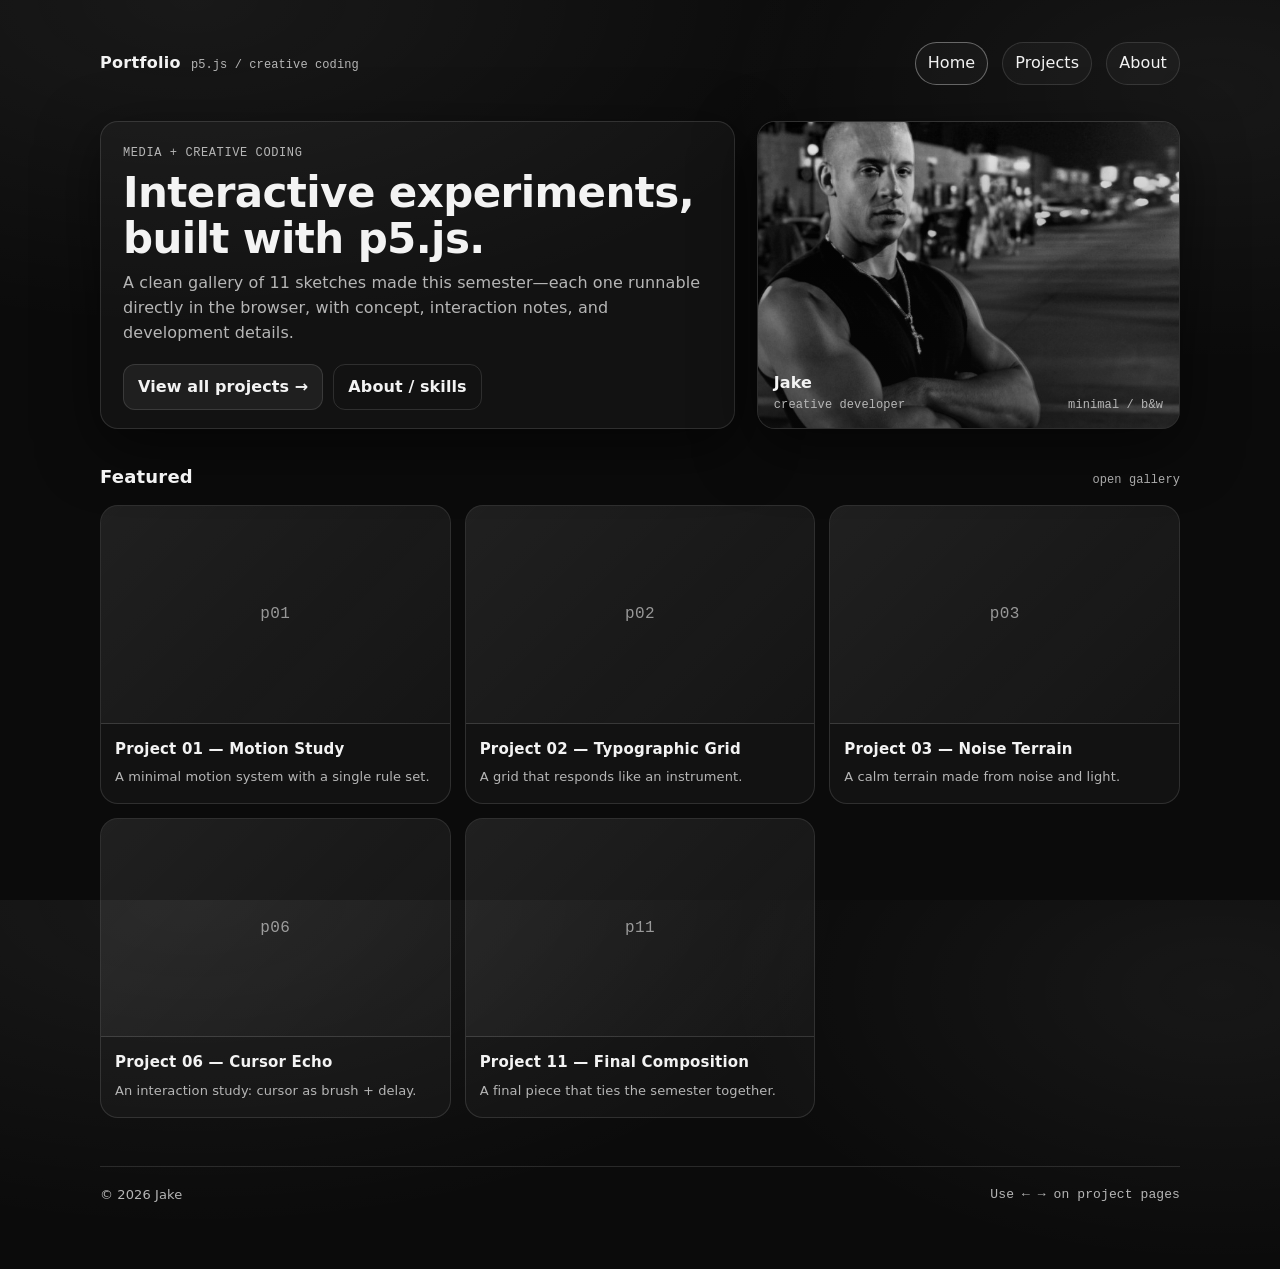
<file: index.html>
<!doctype html>
<html lang="en">
  <head>
    <meta charset="utf-8" />
    <meta name="viewport" content="width=device-width, initial-scale=1" />
    <title>Portfolio — Creative Coding (p5.js)</title>
    <meta name="description" content="Minimal portfolio showcasing 11 p5.js projects." />
    <link rel="stylesheet" href="/styles.css" />
  </head>
  <body>
    <div class="wrap">
      <header class="nav">
        <a class="brand" href="/index.html">
          <strong>Portfolio</strong>
          <span>p5.js / creative coding</span>
        </a>
        <nav class="navlinks">
          <a class="pill" data-nav="home" href="/index.html">Home</a>
          <a class="pill" data-nav="projects" href="/projects/index.html">Projects</a>
          <a class="pill" data-nav="about" href="/about.html">About</a>
        </nav>
      </header>

      <section class="hero">
        <div class="panel heroCopy">
          <div class="kicker">Media + Creative Coding</div>
          <h1>Interactive experiments, built with p5.js.</h1>
          <p class="lede">
            A clean gallery of 11 sketches made this semester—each one runnable directly in the browser, with concept, interaction notes, and development details.
          </p>
          <div class="ctaRow">
            <a class="btn" href="/projects/index.html">View all projects →</a>
            <a class="btn secondary" href="/about.html">About / skills</a>
          </div>
        </div>

        <div class="panel heroImg">
          <img
            src="/assets/portrait.jpg"
            alt="Portrait photo"
            loading="eager"
            fetchpriority="high"
          />
          <div class="caption">
            <div>
              <div class="name">Jake</div>
              <div class="tag">creative developer</div>
            </div>
            <div class="tag">minimal / b&w</div>
          </div>
        </div>
      </section>

      <div class="sectionHead">
        <h2>Featured</h2>
        <a href="/projects/index.html">open gallery</a>
      </div>
      <div id="featured" class="grid" aria-label="Featured projects"></div>

      <footer class="footer">
        <div>© <span id="year"></span> Jake</div>
        <div class="mono">Use ← → on project pages</div>
      </footer>
    </div>

    <script type="module">
      import { setActiveNav, loadProjects, escapeHtml } from "/js/site.js";
      setActiveNav();
      document.getElementById("year").textContent = String(new Date().getFullYear());

      const root = document.getElementById("featured");
      const projects = await loadProjects();
      const featured = projects.filter((p) => p.featured).slice(0, 5);

      root.innerHTML = featured
        .map((p) => {
          const href = `/project.html?id=${encodeURIComponent(p.id)}`;
          const title = escapeHtml(p.title);
          const desc = escapeHtml(p.short);
          return `
            <a class="card" href="${href}">
              <div class="thumb">${escapeHtml(p.thumbLabel ?? "preview")}</div>
              <div class="cardBody">
                <h3 class="cardTitle">${title}</h3>
                <p class="cardDesc">${desc}</p>
              </div>
            </a>
          `;
        })
        .join("");
    </script>
  </body>
</html>
</file>
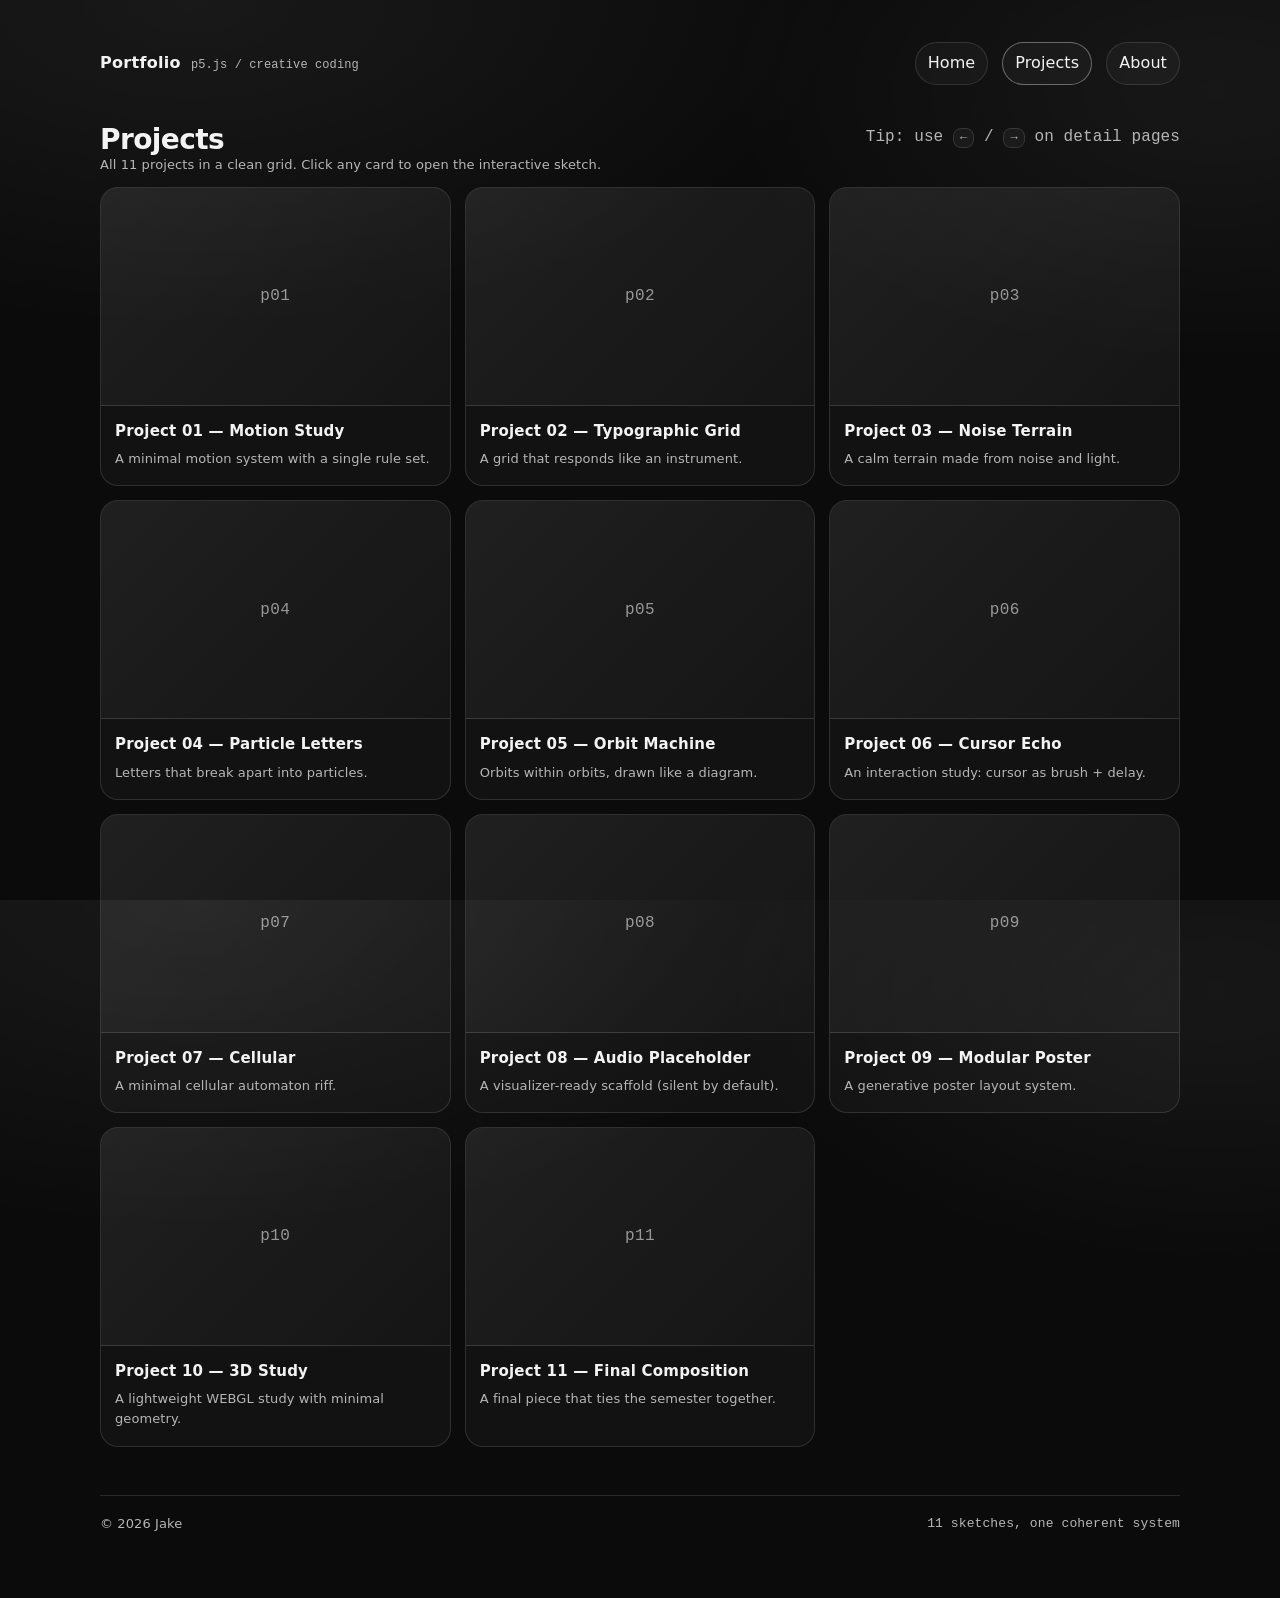
<file: projects/index.html>
<!doctype html>
<html lang="en">
  <head>
    <meta charset="utf-8" />
    <meta name="viewport" content="width=device-width, initial-scale=1" />
    <title>Projects — Portfolio</title>
    <meta name="description" content="Gallery of 11 p5.js projects." />
    <link rel="stylesheet" href="/styles.css" />
  </head>
  <body>
    <div class="wrap">
      <header class="nav">
        <a class="brand" href="/index.html">
          <strong>Portfolio</strong>
          <span>p5.js / creative coding</span>
        </a>
        <nav class="navlinks">
          <a class="pill" data-nav="home" href="/index.html">Home</a>
          <a class="pill" data-nav="projects" href="/projects/index.html">Projects</a>
          <a class="pill" data-nav="about" href="/about.html">About</a>
        </nav>
      </header>

      <div class="projectTop">
        <div>
          <h1>Projects</h1>
          <div class="projectMeta">All 11 projects in a clean grid. Click any card to open the interactive sketch.</div>
        </div>
        <div class="hint mono muted">Tip: use <span class="kbd">←</span> / <span class="kbd">→</span> on detail pages</div>
      </div>

      <div id="grid" class="grid" aria-label="All projects"></div>

      <footer class="footer">
        <div>© <span id="year"></span> Jake</div>
        <div class="mono">11 sketches, one coherent system</div>
      </footer>
    </div>

    <script type="module">
      import { setActiveNav, loadProjects, escapeHtml } from "/js/site.js";
      setActiveNav();
      document.getElementById("year").textContent = String(new Date().getFullYear());

      const root = document.getElementById("grid");
      const projects = await loadProjects();
      root.innerHTML = projects
        .map((p) => {
          const href = `/project.html?id=${encodeURIComponent(p.id)}`;
          return `
            <a class="card" href="${href}">
              <div class="thumb">${escapeHtml(p.thumbLabel ?? "preview")}</div>
              <div class="cardBody">
                <h3 class="cardTitle">${escapeHtml(p.title)}</h3>
                <p class="cardDesc">${escapeHtml(p.short)}</p>
              </div>
            </a>
          `;
        })
        .join("");
    </script>
  </body>
</html>
</file>
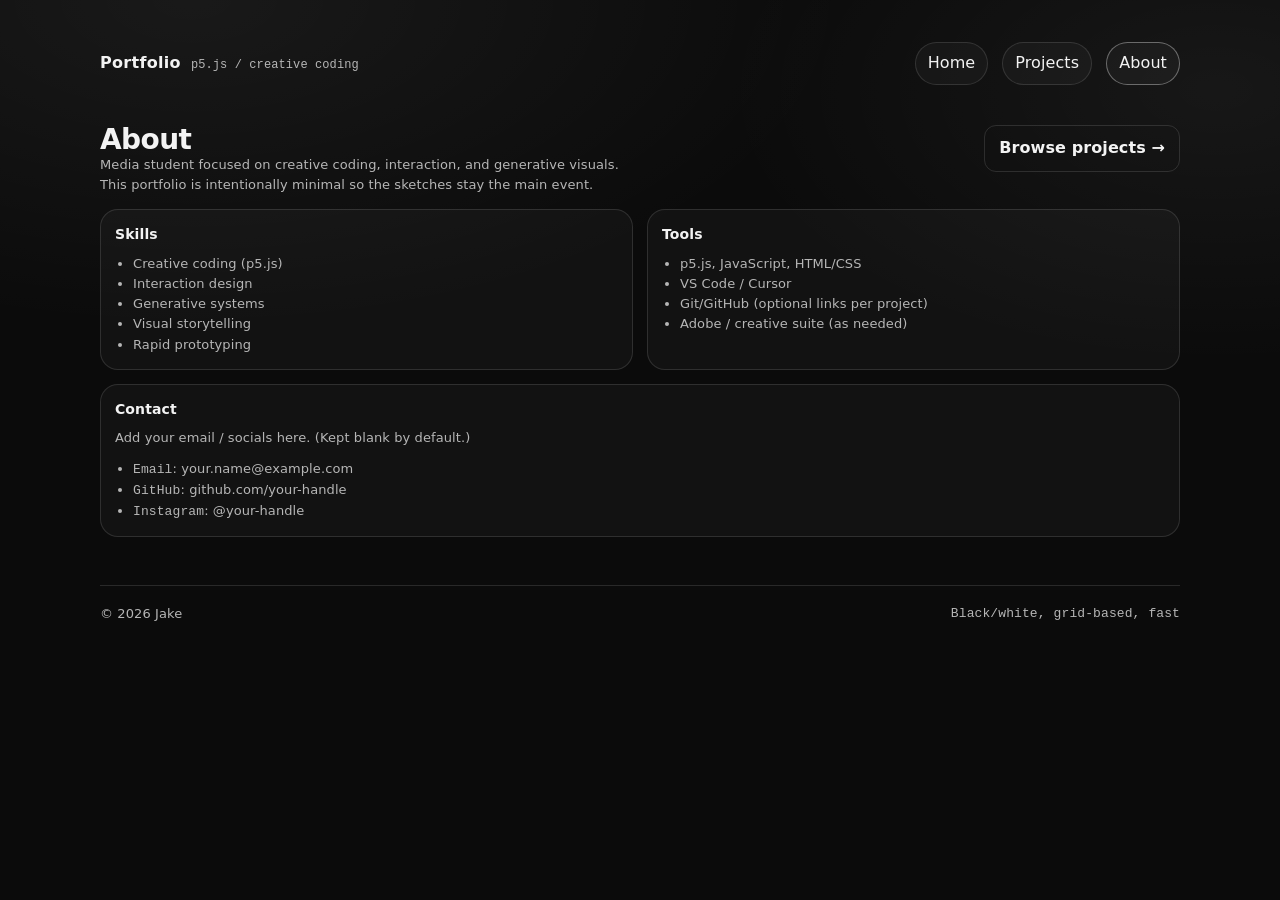
<file: about.html>
<!doctype html>
<html lang="en">
  <head>
    <meta charset="utf-8" />
    <meta name="viewport" content="width=device-width, initial-scale=1" />
    <title>About — Portfolio</title>
    <meta name="description" content="About + skills for this p5.js portfolio." />
    <link rel="stylesheet" href="/styles.css" />
  </head>
  <body>
    <div class="wrap">
      <header class="nav">
        <a class="brand" href="/index.html">
          <strong>Portfolio</strong>
          <span>p5.js / creative coding</span>
        </a>
        <nav class="navlinks">
          <a class="pill" data-nav="home" href="/index.html">Home</a>
          <a class="pill" data-nav="projects" href="/projects/index.html">Projects</a>
          <a class="pill" data-nav="about" href="/about.html">About</a>
        </nav>
      </header>

      <div class="projectTop">
        <div>
          <h1>About</h1>
          <div class="projectMeta">
            Media student focused on creative coding, interaction, and generative visuals. This portfolio is intentionally minimal so the sketches stay the main event.
          </div>
        </div>
        <a class="btn secondary" href="/projects/index.html">Browse projects →</a>
      </div>

      <div class="twoCol">
        <section class="box">
          <h3>Skills</h3>
          <ul class="list">
            <li>Creative coding (p5.js)</li>
            <li>Interaction design</li>
            <li>Generative systems</li>
            <li>Visual storytelling</li>
            <li>Rapid prototyping</li>
          </ul>
        </section>
        <section class="box">
          <h3>Tools</h3>
          <ul class="list">
            <li>p5.js, JavaScript, HTML/CSS</li>
            <li>VS Code / Cursor</li>
            <li>Git/GitHub (optional links per project)</li>
            <li>Adobe / creative suite (as needed)</li>
          </ul>
        </section>
      </div>

      <section class="box" style="margin-top: 14px">
        <h3>Contact</h3>
        <p>
          Add your email / socials here. (Kept blank by default.)
        </p>
        <ul class="list">
          <li><span class="mono">Email</span>: your.name@example.com</li>
          <li><span class="mono">GitHub</span>: github.com/your-handle</li>
          <li><span class="mono">Instagram</span>: @your-handle</li>
        </ul>
      </section>

      <footer class="footer">
        <div>© <span id="year"></span> Jake</div>
        <div class="mono">Black/white, grid-based, fast</div>
      </footer>
    </div>

    <script type="module">
      import { setActiveNav } from "/js/site.js";
      setActiveNav();
      document.getElementById("year").textContent = String(new Date().getFullYear());
    </script>
  </body>
</html>
</file>
<file: styles.css>
:root{
  --bg:#0b0b0b;
  --fg:#f3f3f3;
  --muted:#b6b6b6;
  --card:#111;
  --border:rgba(255,255,255,.12);
  --shadow: 0 18px 60px rgba(0,0,0,.55);
  --max: 1120px;
  --radius: 18px;
  --mono: ui-monospace, SFMono-Regular, Menlo, Monaco, Consolas, "Liberation Mono", "Courier New", monospace;
  --sans: ui-sans-serif, system-ui, -apple-system, Segoe UI, Roboto, Helvetica, Arial, "Apple Color Emoji","Segoe UI Emoji";
}

*{box-sizing:border-box}
html,body{height:100%}
body{
  margin:0;
  background: radial-gradient(1200px 600px at 15% 0%, rgba(255,255,255,.06), transparent 55%),
              radial-gradient(900px 500px at 95% 10%, rgba(255,255,255,.05), transparent 55%),
              var(--bg);
  color:var(--fg);
  font-family:var(--sans);
  line-height:1.55;
  letter-spacing:.1px;
}
a{color:inherit;text-decoration:none}
a:hover{text-decoration:underline;text-underline-offset:3px}

.wrap{max-width:var(--max); margin:0 auto; padding:28px 20px 64px}
.nav{
  display:flex; align-items:center; justify-content:space-between;
  gap:18px;
  padding:14px 0 22px;
}
.brand{
  display:flex; align-items:baseline; gap:10px;
}
.brand strong{font-weight:650; letter-spacing:.3px}
.brand span{font-family:var(--mono); color:var(--muted); font-size:12px}
.navlinks{display:flex; gap:14px; flex-wrap:wrap; align-items:center; justify-content:flex-end}
.pill{
  border:1px solid var(--border);
  padding:8px 12px;
  border-radius:999px;
  background: rgba(255,255,255,.03);
}
.pill:hover{background: rgba(255,255,255,.06); text-decoration:none}
.pill[aria-current="page"]{border-color: rgba(255,255,255,.35)}

.hero{
  display:grid;
  grid-template-columns: 1.2fr .8fr;
  gap:22px;
  align-items:stretch;
  margin: 14px 0 30px;
}
@media (max-width: 880px){
  .hero{grid-template-columns:1fr; }
}
.panel{
  border:1px solid var(--border);
  background: rgba(255,255,255,.03);
  border-radius: var(--radius);
  box-shadow: var(--shadow);
  overflow:hidden;
}
.heroCopy{padding:22px 22px 18px}
.kicker{font-family:var(--mono); color:var(--muted); font-size:12px; letter-spacing:.6px; text-transform:uppercase}
h1{margin:8px 0 10px; font-size: 42px; line-height:1.08; letter-spacing:-.6px}
@media (max-width: 520px){ h1{font-size:34px} }
.lede{color:var(--muted); max-width:60ch; margin:0 0 18px}
.ctaRow{display:flex; gap:10px; flex-wrap:wrap}
.btn{
  display:inline-flex; align-items:center; gap:10px;
  border:1px solid var(--border);
  padding:10px 14px;
  border-radius:12px;
  background: rgba(255,255,255,.06);
  font-weight:600;
}
.btn:hover{background: rgba(255,255,255,.10); text-decoration:none}
.btn.secondary{background: transparent}
.btn.secondary:hover{background: rgba(255,255,255,.05)}

.heroImg{
  position:relative;
  min-height: 280px;
}
.heroImg img{
  width:100%;
  height:100%;
  object-fit:cover;
  filter: grayscale(100%) contrast(1.05);
  opacity:.92;
}
.heroImg::after{
  content:"";
  position:absolute; inset:0;
  background: linear-gradient(180deg, rgba(11,11,11,.0), rgba(11,11,11,.55));
}
.heroImg .caption{
  position:absolute; left:16px; right:16px; bottom:14px;
  z-index:1;
  display:flex; align-items:flex-end; justify-content:space-between; gap:12px;
}
.heroImg .caption .name{font-weight:650}
.heroImg .caption .tag{font-family:var(--mono); font-size:12px; color:var(--muted)}

.sectionHead{
  display:flex; align-items:baseline; justify-content:space-between; gap:18px;
  margin: 34px 0 14px;
}
.sectionHead h2{margin:0; font-size:18px; letter-spacing:.2px}
.sectionHead a{color:var(--muted); font-family:var(--mono); font-size:12px}

.grid{
  display:grid;
  grid-template-columns: repeat(12, 1fr);
  gap:14px;
}
.card{
  grid-column: span 4;
  border:1px solid var(--border);
  border-radius: var(--radius);
  overflow:hidden;
  background: rgba(255,255,255,.03);
  transition: transform .16s ease, border-color .16s ease, background .16s ease;
}
.card:hover{
  transform: translateY(-2px);
  border-color: rgba(255,255,255,.26);
  background: rgba(255,255,255,.05);
  text-decoration:none;
}
@media (max-width: 980px){ .card{grid-column:span 6} }
@media (max-width: 560px){ .card{grid-column:span 12} }
.thumb{
  aspect-ratio: 16 / 10;
  background: linear-gradient(135deg, rgba(255,255,255,.06), rgba(255,255,255,.01));
  border-bottom: 1px solid var(--border);
  display:flex; align-items:center; justify-content:center;
  color: rgba(255,255,255,.55);
  font-family:var(--mono);
  letter-spacing:.4px;
}
.cardBody{padding:14px 14px 16px}
.cardTitle{margin:0 0 6px; font-size:15px; letter-spacing:.2px}
.cardDesc{margin:0; color:var(--muted); font-size:13px}

.footer{
  margin-top: 48px;
  padding-top: 18px;
  border-top:1px solid var(--border);
  color: var(--muted);
  font-size:13px;
  display:flex; justify-content:space-between; gap:10px; flex-wrap:wrap;
}
.mono{font-family:var(--mono)}
.muted{color:var(--muted)}

/* Project page */
.projectTop{
  display:flex; justify-content:space-between; align-items:flex-start; gap:18px; flex-wrap:wrap;
  margin: 18px 0 12px;
}
.projectTop h1{margin:0; font-size: 28px}
.projectMeta{color:var(--muted); font-size:13px; max-width: 64ch}
.canvasWrap{
  border:1px solid var(--border);
  border-radius: var(--radius);
  overflow:hidden;
  background:#0a0a0a;
}
.canvasBar{
  display:flex; justify-content:space-between; align-items:center; gap:10px; flex-wrap:wrap;
  padding:10px 12px;
  border-bottom:1px solid var(--border);
  background: rgba(255,255,255,.03);
}
.canvasBar .hint{color:var(--muted); font-size:12px; font-family:var(--mono)}
.canvasHost{min-height: 520px}
@media (max-width: 560px){ .canvasHost{min-height: 420px} }

.twoCol{
  display:grid;
  grid-template-columns: 1fr 1fr;
  gap:14px;
  margin-top: 14px;
}
@media (max-width: 880px){ .twoCol{grid-template-columns:1fr} }
.box{
  border:1px solid var(--border);
  border-radius: var(--radius);
  background: rgba(255,255,255,.03);
  padding:14px;
}
.box h3{margin:0 0 8px; font-size:14px}
.box p{margin:0 0 10px; color:var(--muted); font-size:13px}
.list{margin:0; padding-left: 18px; color:var(--muted); font-size:13px}
.kbd{
  font-family:var(--mono);
  font-size:12px;
  border:1px solid var(--border);
  padding:2px 6px;
  border-radius: 8px;
  background: rgba(255,255,255,.04);
}
</file>
